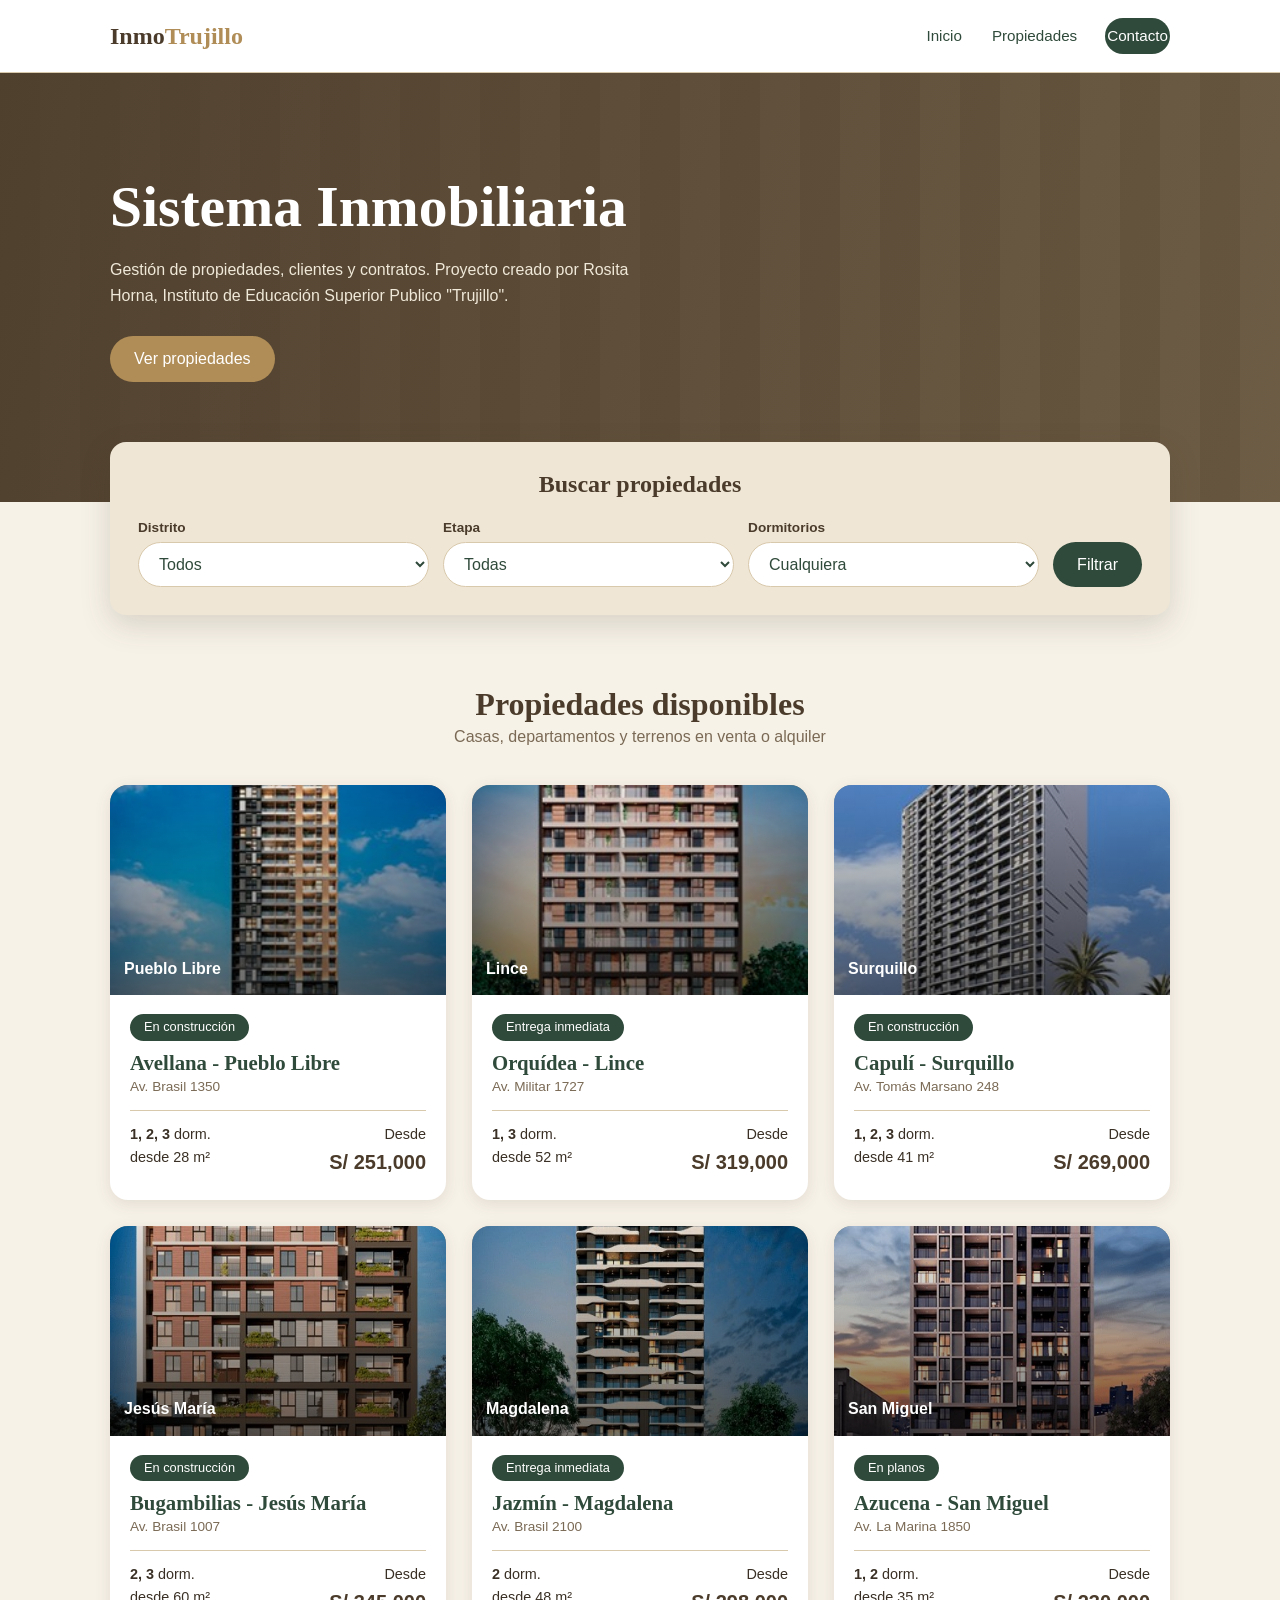
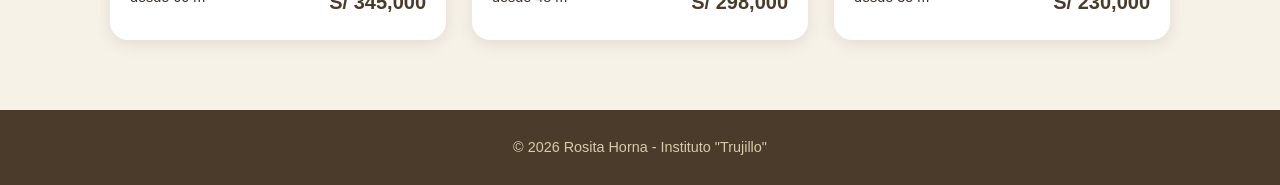
<file: index.html>
<!DOCTYPE html>
<html lang="es">
<head>
    <meta charset="UTF-8">
    <meta name="viewport" content="width=device-width, initial-scale=1.0">
    <title>Sistema Inmobiliaria</title>
    <link rel="stylesheet" href="style.css">
</head>
<body>
    <header>
        <div class="contenedor nav">
            <a href="index.html" class="logo">Inmo<span>Trujillo</span></a>
            <button id="toggle" aria-label="Menú" aria-expanded="false">&#9776;</button>
            <ul id="menu" class="menu">
                <li><a href="#inicio">Inicio</a></li>
                <li><a href="#propiedades">Propiedades</a></li>
                <li><a href="contacto.html" class="btn">Contacto</a></li>
            </ul>
        </div>
    </header>

    <section id="inicio" class="hero">
        <div class="contenedor">
            <h1>Sistema Inmobiliaria</h1>
            <p>Gestión de propiedades, clientes y contratos. Proyecto creado por Rosita Horna, Instituto de Educación Superior Publico "Trujillo".</p>
            <a href="#propiedades" class="btn btn-dorado">Ver propiedades</a>
        </div>
    </section>

    <div class="contenedor">
        <div class="buscador">
            <h2>Buscar propiedades</h2>
            <div class="filtros">
                <div>
                    <label for="fDistrito">Distrito</label>
                    <select id="fDistrito">
                        <option value="">Todos</option>
                    </select>
                </div>
                <div>
                    <label for="fEtapa">Etapa</label>
                    <select id="fEtapa">
                        <option value="">Todas</option>
                    </select>
                </div>
                <div>
                    <label for="fDorm">Dormitorios</label>
                    <select id="fDorm">
                        <option value="">Cualquiera</option>
                    </select>
                </div>
                <button id="buscar" type="button" class="btn">Filtrar</button>
            </div>
        </div>
    </div>

    <section id="propiedades">
        <div class="contenedor">
            <div class="titulo">
                <h2>Propiedades disponibles</h2>
                <p>Casas, departamentos y terrenos en venta o alquiler</p>
            </div>
            <div id="lista" class="grid"></div>
            <p id="vacio">No se encontraron propiedades con esos filtros.</p>
        </div>
    </section>

    <footer>
        <p>&copy; 2026 Rosita Horna - Instituto "Trujillo"</p>
    </footer>

    <script src="script.js"></script>
</body>
</html>
</file>
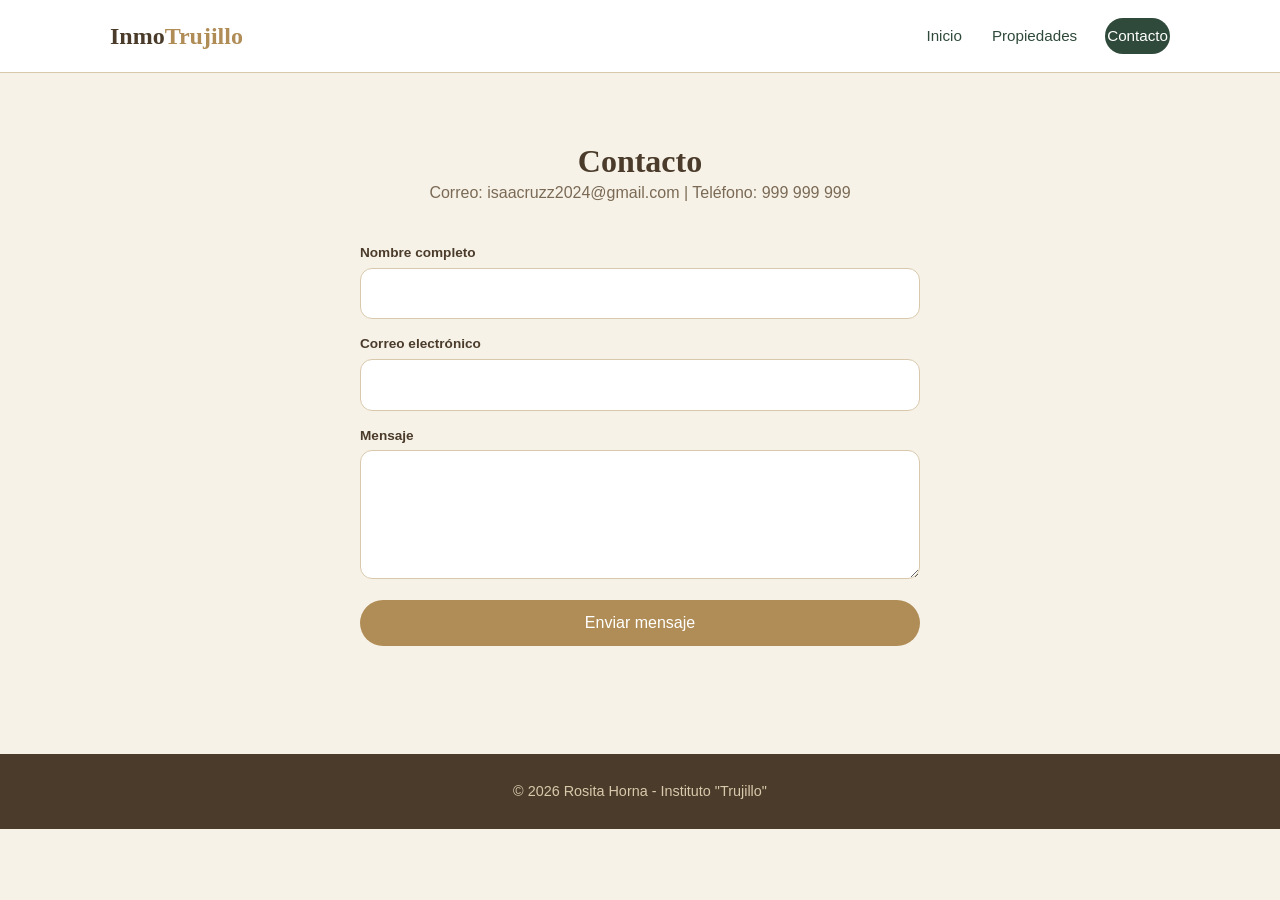
<file: contacto.html>
<!DOCTYPE html>
<html lang="es">
<head>
    <meta charset="UTF-8">
    <meta name="viewport" content="width=device-width, initial-scale=1.0">
    <title>Contacto - Sistema Inmobiliaria</title>
    <link rel="stylesheet" href="style.css">
</head>
<body>
    <header>
        <div class="contenedor nav">
            <a href="index.html" class="logo">Inmo<span>Trujillo</span></a>
            <button id="toggle" aria-label="Menú" aria-expanded="false">&#9776;</button>
            <ul id="menu" class="menu">
                <li><a href="index.html">Inicio</a></li>
                <li><a href="index.html#propiedades">Propiedades</a></li>
                <li><a href="contacto.html" class="btn">Contacto</a></li>
            </ul>
        </div>
    </header>

    <section>
        <div class="contenedor">
            <div class="titulo">
                <h2>Contacto</h2>
                <p>Correo: isaacruzz2024@gmail.com | Teléfono: 999 999 999</p>
            </div>

            <form id="formContacto" class="contacto">
                <div>
                    <label for="nombre">Nombre completo</label>
                    <input type="text" id="nombre" name="nombre" required>
                </div>
                <div>
                    <label for="correo">Correo electrónico</label>
                    <input type="email" id="correo" name="correo" required>
                </div>
                <div>
                    <label for="mensaje">Mensaje</label>
                    <textarea id="mensaje" name="mensaje" rows="4" required></textarea>
                </div>
                <button type="submit" class="btn btn-dorado">Enviar mensaje</button>
                <div id="mensaje-ok"></div>
            </form>
        </div>
    </section>

    <footer>
        <p>&copy; 2026 Rosita Horna - Instituto "Trujillo"</p>
    </footer>

    <script src="script.js"></script>
</body>
</html>
</file>
<file: style.css>
:root{--beige:#efe6d6;--crema:#f7f2e8;--arena:#d9c9ac;--cafe:#4a3b2a;--verde:#2f4a3a;--dorado:#b08d57;--texto:#3a3025}
*{box-sizing:border-box;margin:0;padding:0}
html{scroll-behavior:smooth}
body{font-family:'Poppins',Arial,sans-serif;background:var(--crema);color:var(--texto);line-height:1.6}
h1,h2,h3{font-family:'Playfair Display',Georgia,serif;color:var(--cafe);line-height:1.2}
a{color:inherit;text-decoration:none}
:focus-visible{outline:3px solid var(--dorado);outline-offset:2px}
.contenedor{max-width:1100px;margin:auto;padding:0 20px}
header{background:#fff;position:sticky;top:0;z-index:10;box-shadow:0 1px 0 var(--arena)}
.nav{display:flex;align-items:center;justify-content:space-between;height:72px}
.logo{font-family:'Playfair Display',Georgia,serif;font-size:1.5rem;font-weight:700;color:var(--cafe)}
.logo span{color:var(--dorado)}
.menu{display:flex;gap:26px;align-items:center;list-style:none}
.menu a{font-size:.95rem;color:var(--verde);padding:6px 2px}
.menu a:hover{color:var(--dorado)}
.btn{display:inline-block;background:var(--verde);color:#fff!important;padding:10px 24px;border-radius:30px;border:0;font:inherit;font-weight:500;cursor:pointer;transition:background .2s}
.btn:hover{background:var(--cafe)}
.btn-dorado{background:var(--dorado)}
#toggle{display:none;background:none;border:0;font-size:1.8rem;color:var(--cafe);cursor:pointer}
.hero{background:linear-gradient(105deg,rgba(74,59,42,.92),rgba(74,59,42,.55)),repeating-linear-gradient(90deg,#8a7658 0 40px,#9a8667 40px 80px);color:#fff;padding:100px 0 120px}
.hero h1{color:#fff;font-size:clamp(2.2rem,5vw,3.6rem);max-width:620px;margin-bottom:16px}
.hero p{max-width:520px;margin-bottom:28px;color:#f0e8d8}
.buscador{background:var(--beige);margin-top:-60px;position:relative;border-radius:16px;padding:28px;box-shadow:0 10px 30px rgba(74,59,42,.18)}
.buscador h2{font-size:1.5rem;text-align:center;margin-bottom:18px}
.filtros{display:grid;grid-template-columns:repeat(3,1fr) auto;gap:14px;align-items:end}
label{font-size:.85rem;font-weight:600;color:var(--cafe);display:block;margin-bottom:4px}
select{width:100%;padding:12px 16px;border-radius:30px;border:1px solid var(--arena);background:#fff;font:inherit;color:var(--verde)}
section{padding:70px 0}
.titulo{text-align:center;margin-bottom:36px}
.titulo h2{font-size:2rem}
.titulo p{color:#7a6a55}
.grid{display:grid;grid-template-columns:repeat(auto-fill,minmax(300px,1fr));gap:26px}
.tarjeta{background:#fff;border-radius:18px;overflow:hidden;box-shadow:0 4px 16px rgba(74,59,42,.12)}
.foto{position:relative;height:210px;display:flex;align-items:flex-end;padding:14px;color:#fff;font-weight:600;overflow:hidden}
.foto img{position:absolute;inset:0;width:100%;height:100%;object-fit:cover;z-index:0}
.foto::after{content:"";position:absolute;inset:0;background:linear-gradient(to top,rgba(0,0,0,.55),rgba(0,0,0,.05));z-index:1}
.foto span{position:relative;z-index:2}
.f1{background:linear-gradient(160deg,#a99373,#4a3b2a)}
.f2{background:linear-gradient(160deg,#c4a77d,#6b5a3e)}
.f3{background:linear-gradient(160deg,#8d9a82,#2f4a3a)}
.cuerpo{padding:18px 20px 22px}
.etapa{display:inline-block;background:var(--verde);color:#fff;font-size:.8rem;padding:3px 14px;border-radius:20px;margin-bottom:10px}
.cuerpo h3{font-size:1.3rem;color:var(--verde)}
.dir{font-size:.85rem;color:#7a6a55;margin-bottom:12px}
.datos{display:flex;justify-content:space-between;border-top:1px solid var(--arena);padding-top:12px;font-size:.9rem}
.precio{text-align:right}
.precio b{font-size:1.25rem;color:var(--cafe)}
#vacio{text-align:center;display:none;grid-column:1/-1;color:#7a6a55;margin-top:20px}
.nosotros{background:var(--beige)}
.cifras{display:grid;grid-template-columns:repeat(3,1fr);gap:20px;text-align:center;margin-top:30px}
.cifras b{font-family:'Playfair Display',Georgia,serif;font-size:2.4rem;color:var(--dorado);display:block}
form.contacto{max-width:560px;margin:auto;display:grid;gap:14px}
input,textarea{width:100%;padding:12px 16px;border-radius:12px;border:1px solid var(--arena);font:inherit;background:#fff}
#mensaje-ok{text-align:center;color:var(--verde);font-weight:600;min-height:1.5em}
footer{background:var(--cafe);color:var(--arena);text-align:center;padding:26px 20px;font-size:.9rem}
@media(max-width:760px){
#toggle{display:block}
.menu{display:none;position:absolute;top:72px;left:0;right:0;background:#fff;flex-direction:column;padding:20px;gap:16px;border-bottom:1px solid var(--arena)}
.menu.abierto{display:flex}
.filtros{grid-template-columns:1fr}
.cifras{grid-template-columns:1fr}
}
@media(prefers-reduced-motion:reduce){*{transition:none!important;scroll-behavior:auto!important}}
</file>
